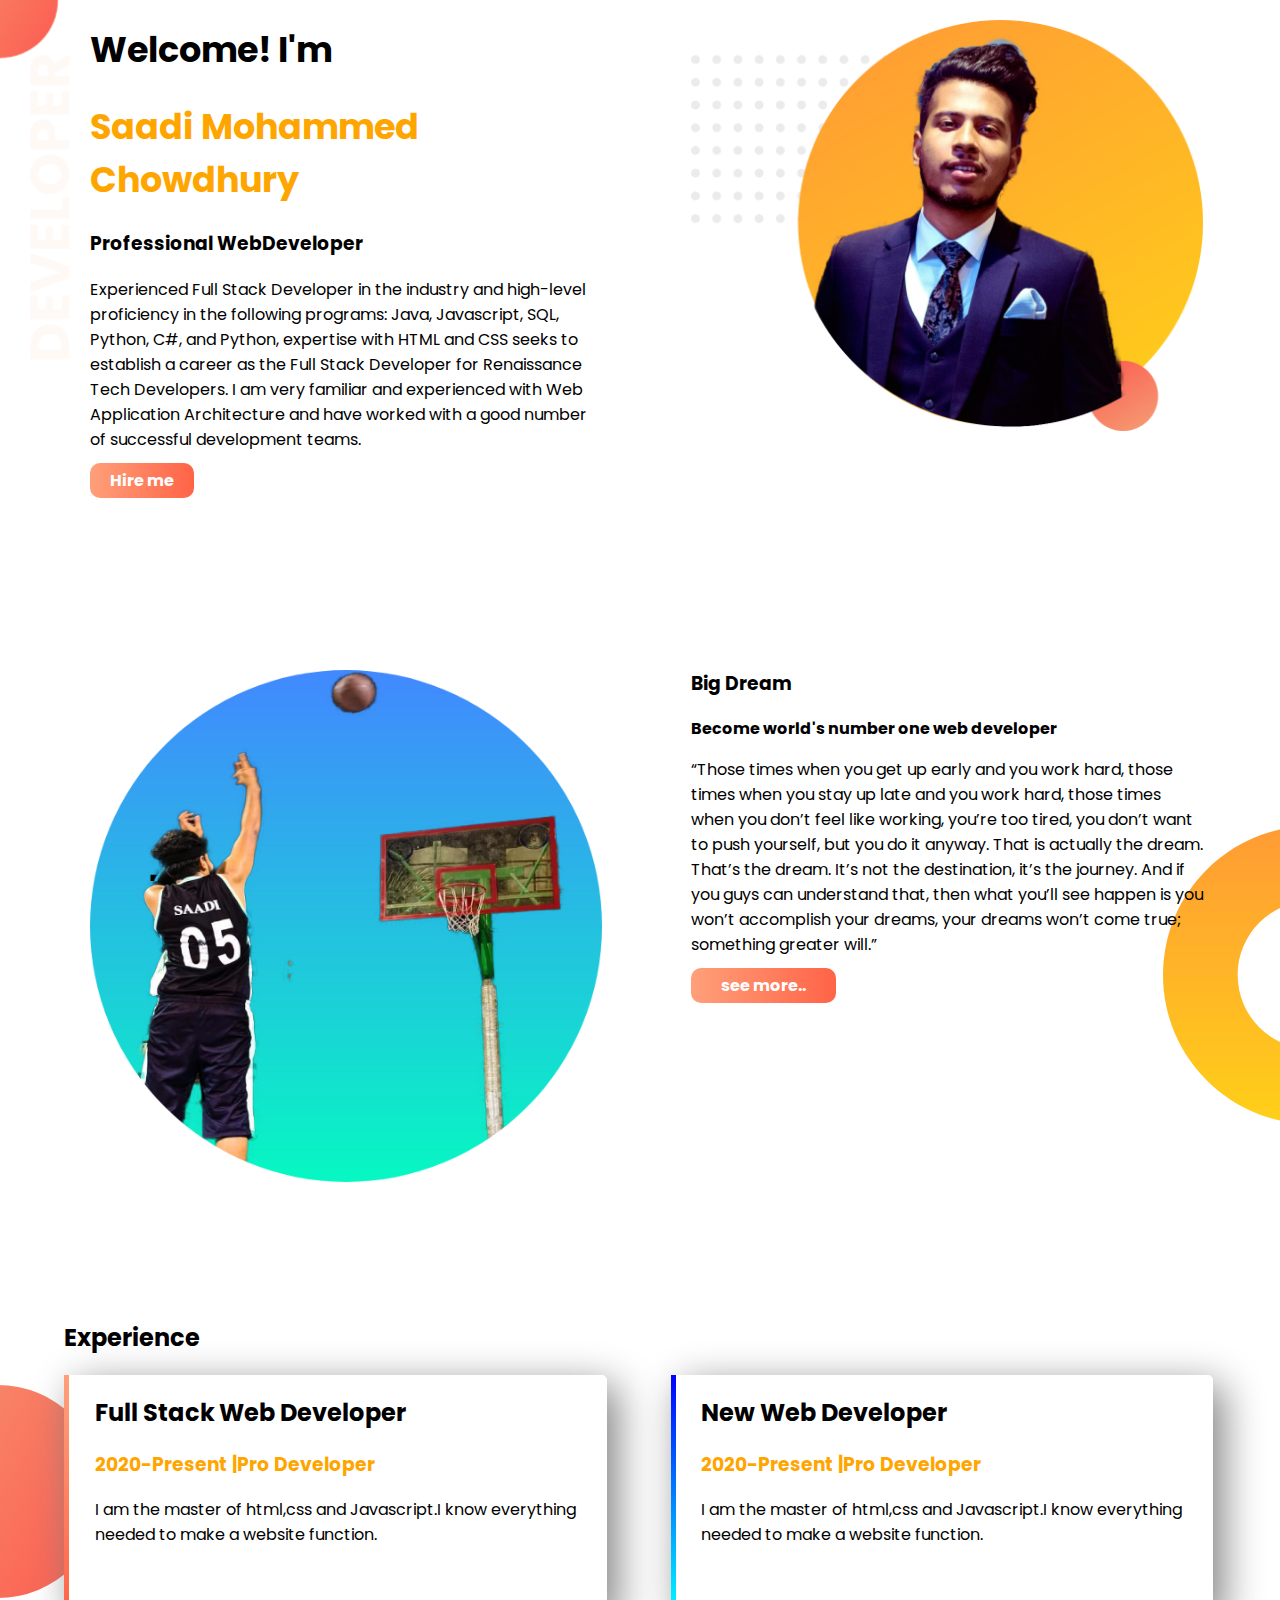
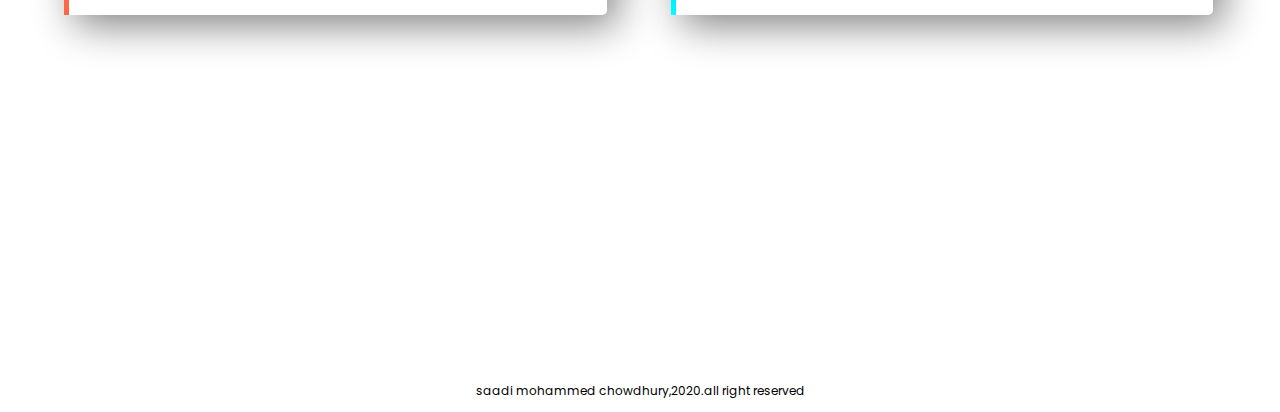
<file: index.html>
<!DOCTYPE html>
<html lang="en">

<head>
    <meta charset="UTF-8">
    <meta name="viewport" content="width=device-width, initial-scale=1.0">
    <title>Saadi Mohammed</title>
    <link rel="stylesheet" href="style.css">

   <link href="https://fonts.googleapis.com/css2?family=Poppins&display=swap" rel="stylesheet">
</head>

<body>



        <section class="top-banner">
                        <div class="half-width"> 
                            <h1>Welcome! I'm</h1>
        <h1> <span class="orange-highlight"> Saadi Mohammed Chowdhury</span></h1>
        <h3>Professional WebDeveloper</h3>
        <p>Experienced Full Stack Developer in the industry and high-level proficiency in the following programs: Java, Javascript, SQL, Python, C#, and Python, expertise with HTML and CSS seeks to establish a career as the Full Stack Developer for Renaissance Tech Developers. I am very familiar and experienced with Web Application Architecture and have worked with a good number of successful development teams.</p>

        <a class="link_button" target="blank"href="file:///C:/Webdevelopment/Projects/Web%20Portfolio/index.html">Hire me</a>
                         </div>

            <div class="half-width">
                <img src="images/profile1.png">
            </div>
        </section>



    <section class="dream-area">

        <div class="half-width">

            <img src="images/dream-image.png" alt="">

        </div>

        <div class="half-width">

            <h3>Big Dream</h3>
            <p><b>Become world's number one web developer</b>
            <p>
                “Those times when you get up early and you work hard, those times when you stay up late and you work hard, those times when you don’t feel like working, you’re too tired, you don’t want to push yourself, but you do it anyway. That is actually the dream. That’s the dream. It’s not the destination, it’s the journey. And if you guys can understand that, then what you’ll see happen is you won’t accomplish your dreams, your dreams won’t come true; something greater will.” 

           
            </p>
            <a class="link_button2" target="blank"href="file:///C:/Webdevelopment/Projects/Web%20Portfolio/index.html">see more..</a>

        </div>

    </section>

    <section class="experience-area">
        
       <h2 class="exp-head">Experience</h2>
        <div id="full-stack" class="half-width single-experience">
            <h2>Full Stack Web Developer</h2>
            <h3 class="orange-highlight">2020-Present |Pro Developer</h3>

            <p>
                I am the master of html,css and Javascript.I know everything needed to make a website function.
                
            </p>
           

        </div>

        <div id="new" class="half-width single-experience">

            <h2> New Web Developer</h2>
            <h3 class="orange-highlight">2020-Present |Pro Developer</h3>

            <p>
                I am the master of html,css and Javascript.I know everything needed to make a website function.
            </p>
            
        </div>

        

    </section>

    <footer>
        <p>saadi mohammed chowdhury,2020.all right reserved</p>
    </footer>
    
</body>
</html>
</file>
<file: style.css>
h1
{
    font-size: 35px;   
}

section
{
    height: 500px;
    padding-bottom: 150px;
}


body
{
    font-family: 'Poppins', sans-serif;
    margin:0;
}

.orange-highlight
{
    color:orange;  
}

.top-banner
{
   background-image: url("images/top-banner.png");
   background-repeat: no-repeat;

}

.half-width
{
    width:40%;
    float:left;
    margin-left: 5%;
    padding-left: 2%;
    padding-bottom: 4%;  
}
.half-width img
{
    width: 100%;
    padding-top: 4%;
  
}

.link_button{
    background-image:linear-gradient(to right,lightsalmon,tomato);
    padding:6px 20px;
    border-radius: 10px;
    color:white;
    font-weight: bolder;
    text-decoration: none;
    

}

.dream-area
{
   background-image: url("images/dream-bg.png");
   background-repeat: no-repeat;
   background-position: right;

}



.link_button2
{
    background-image:linear-gradient(to right,lightsalmon,tomato);
    padding:6px 30px;
    border-radius: 10px;
    color:white;
    font-weight: bolder;
    text-decoration: none;

}

.exp-head
{
    margin-left: 5%;
  
}

.experience-area
{
    background-image: url("images/exp-bg.png");
    background-repeat: no-repeat;
    background-position: 0% 15%;

}

.single-experience
{
    box-shadow: 10px 10px  40px grey;
    border-radius: 5px;
    background-color: white;
    
   
}

#full-stack
{
    border-left: 5px solid;
    border-image: linear-gradient(180deg, lightsalmon,tomato);
    border-image-slice: 1;
   
}

#new
{
    border-left: 5px solid;
    border-image: linear-gradient(180deg, blue,cyan);
    border-image-slice: 1;
   
}

footer p
{
    text-align: center;
    font-size: 12px;
}
</file>
